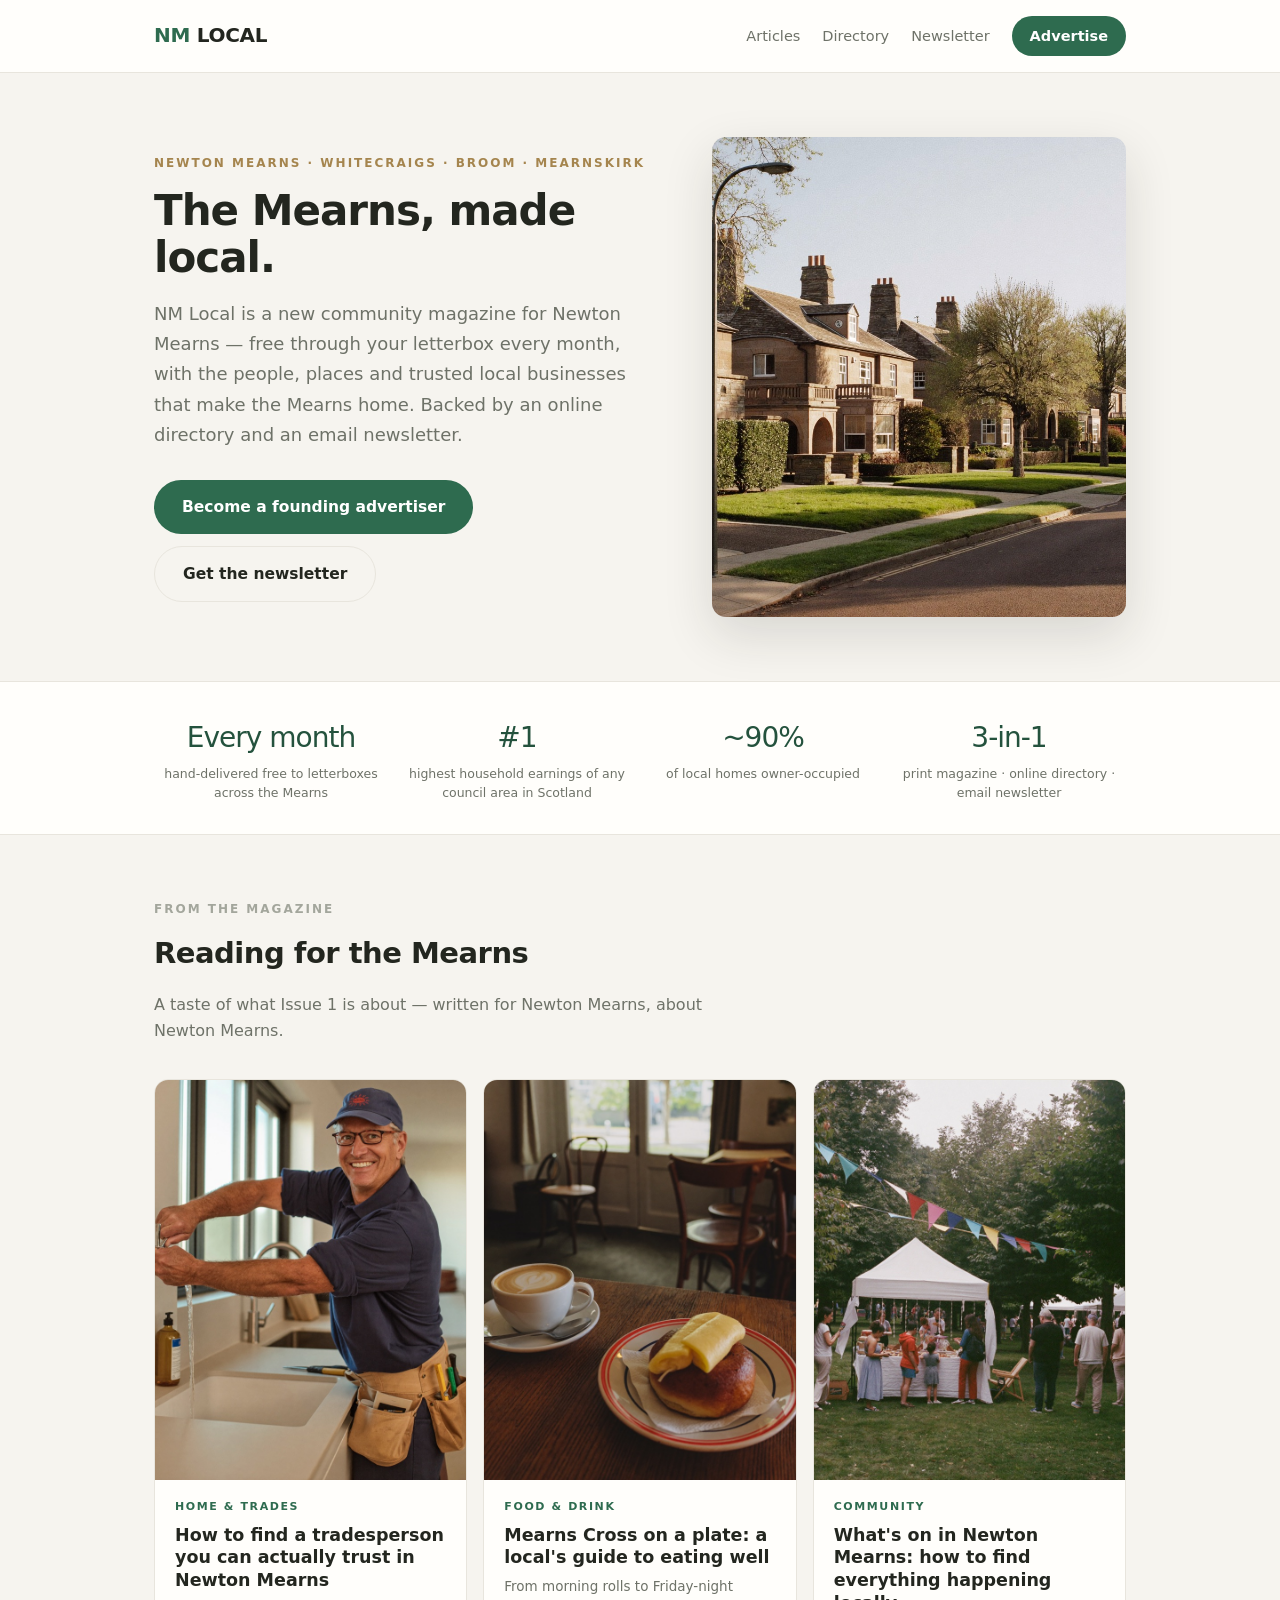
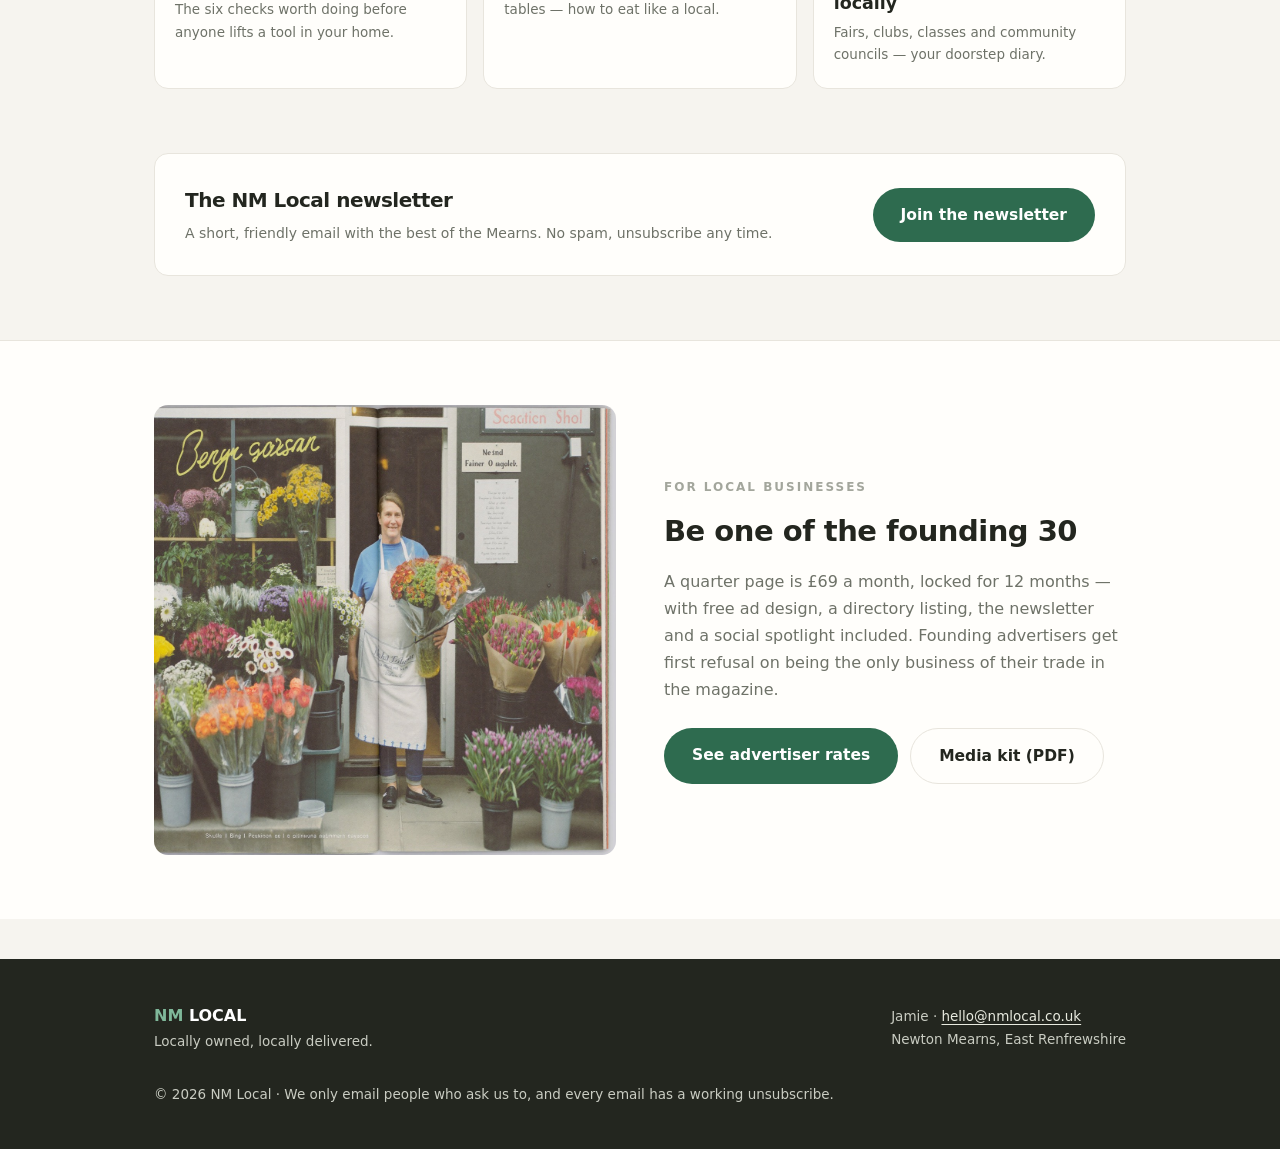
<file: index.html>
<!doctype html>
<html lang="en-GB">
<head>
<meta charset="utf-8">
<meta name="viewport" content="width=device-width, initial-scale=1">
<title>NM Local — Newton Mearns' new community magazine</title>
<meta name="description" content="NM Local is a free monthly community magazine hand-delivered to homes across Newton Mearns — local stories, trusted trades and what's on, backed by an online directory and newsletter.">
<link rel="canonical" href="https://nmlocal.co.uk/">
<meta property="og:title" content="NM Local — Newton Mearns' new community magazine">
<meta property="og:description" content="Free through your letterbox every month. Local stories, trusted trades, what's on — and founding advertiser rates locked for 12 months.">
<meta property="og:url" content="https://nmlocal.co.uk/">
<meta property="og:type" content="website">
<meta property="og:image" content="https://nmlocal.co.uk/img/hero.jpg">
<link rel="icon" href="data:image/svg+xml,%3Csvg xmlns='http://www.w3.org/2000/svg' viewBox='0 0 64 64'%3E%3Crect width='64' height='64' rx='14' fill='%232e6b4f'/%3E%3Ctext x='32' y='42' font-family='Helvetica,Arial' font-size='26' font-weight='800' fill='white' text-anchor='middle'%3ENM%3C/text%3E%3C/svg%3E">
<link rel="stylesheet" href="styles.css">
<script type="application/ld+json">
{
  "@context": "https://schema.org",
  "@graph": [
    {
      "@type": "Organization",
      "@id": "https://nmlocal.co.uk/#org",
      "name": "NM Local",
      "url": "https://nmlocal.co.uk/",
      "email": "hello@nmlocal.co.uk",
      "description": "Free monthly community magazine hand-delivered to homes across Newton Mearns, East Renfrewshire, with an online directory and email newsletter.",
      "areaServed": [
        { "@type": "Place", "name": "Newton Mearns" },
        { "@type": "Place", "name": "Whitecraigs" },
        { "@type": "Place", "name": "Broom" },
        { "@type": "Place", "name": "Mearnskirk" }
      ],
      "logo": "https://nmlocal.co.uk/img/hero.jpg"
    },
    {
      "@type": "WebSite",
      "@id": "https://nmlocal.co.uk/#site",
      "url": "https://nmlocal.co.uk/",
      "name": "NM Local",
      "publisher": { "@id": "https://nmlocal.co.uk/#org" }
    }
  ]
}
</script>
</head>
<body>

<header>
  <div class="wrap">
    <a class="wordmark" href="/"><b>NM</b> LOCAL</a>
    <nav>
      <a href="/articles/trusted-trades-newton-mearns.html">Articles</a>
      <a href="/directory.html">Directory</a>
      <a href="#newsletter">Newsletter</a>
      <a class="cta" href="/advertise.html">Advertise</a>
    </nav>
  </div>
</header>

<div class="hero">
  <div class="wrap">
    <div>
      <div class="kicker">Newton Mearns · Whitecraigs · Broom · Mearnskirk</div>
      <h1>The Mearns, made local.</h1>
      <p class="lead">NM Local is a new community magazine for Newton Mearns — free through your letterbox every
        month, with the people, places and trusted local businesses that make the Mearns home. Backed by an online
        directory and an email newsletter.</p>
      <div class="btnrow">
        <a class="btn" href="/advertise.html">Become a founding advertiser</a>
        <a class="btn ghost" href="#newsletter">Get the newsletter</a>
      </div>
    </div>
    <img class="heroimg" src="img/hero.jpg" alt="A leafy residential street in Newton Mearns on a spring morning" width="640" height="480">
  </div>
</div>

<div class="stats">
  <div class="wrap">
    <div class="stat"><b>Every month</b><span>hand-delivered free to letterboxes across the Mearns</span></div>
    <div class="stat"><b>#1</b><span>highest household earnings of any council area in Scotland</span></div>
    <div class="stat"><b>~90%</b><span>of local homes owner-occupied</span></div>
    <div class="stat"><b>3-in-1</b><span>print magazine · online directory · email newsletter</span></div>
  </div>
</div>

<section>
  <div class="wrap">
    <p class="micro">From the magazine</p>
    <h2>Reading for the Mearns</h2>
    <p class="sub" style="margin-bottom:34px">A taste of what Issue 1 is about — written for Newton Mearns, about Newton Mearns.</p>
    <div class="cards">
      <a class="cardl" href="/articles/trusted-trades-newton-mearns.html">
        <img src="img/trades.jpg" alt="A tradesman repairing a kitchen tap in a bright home" width="600" height="400">
        <div class="pad">
          <div class="k">Home &amp; trades</div>
          <h3>How to find a tradesperson you can actually trust in Newton Mearns</h3>
          <p>The six checks worth doing before anyone lifts a tool in your home.</p>
        </div>
      </a>
      <a class="cardl" href="/articles/mearns-cross-on-a-plate.html">
        <img src="img/food.jpg" alt="A flat white and morning roll on a cafe table" width="600" height="400">
        <div class="pad">
          <div class="k">Food &amp; drink</div>
          <h3>Mearns Cross on a plate: a local's guide to eating well</h3>
          <p>From morning rolls to Friday-night tables — how to eat like a local.</p>
        </div>
      </a>
      <a class="cardl" href="/articles/whats-on-newton-mearns.html">
        <img src="img/community.jpg" alt="A summer fair with bunting and stalls on a village green" width="600" height="400">
        <div class="pad">
          <div class="k">Community</div>
          <h3>What's on in Newton Mearns: how to find everything happening locally</h3>
          <p>Fairs, clubs, classes and community councils — your doorstep diary.</p>
        </div>
      </a>
    </div>
  </div>
</section>

<section id="newsletter" style="padding-top:0">
  <div class="wrap">
    <div class="panelbox newsletter">
      <div>
        <h2 style="font-size:20px;margin-bottom:4px">The NM Local newsletter</h2>
        <p style="font-size:14px;color:var(--ink-2)">A short, friendly email with the best of the Mearns. No spam, unsubscribe any time.</p>
      </div>
      <a class="btn" href="mailto:hello@nmlocal.co.uk?subject=Newsletter%20sign-up&body=Please%20add%20me%20to%20the%20NM%20Local%20newsletter.%20My%20name%20is%3A%20">Join the newsletter</a>
    </div>
  </div>
</section>

<section style="background:var(--surface); border-top:1px solid var(--hairline)">
  <div class="wrap" style="display:grid;grid-template-columns:1fr 1fr;gap:48px;align-items:center">
    <img style="border-radius:var(--radius)" src="img/florist.jpg" alt="A florist at the doorway of her shop" width="600" height="450">
    <div>
      <p class="micro">For local businesses</p>
      <h2>Be one of the founding 30</h2>
      <p class="sub">A quarter page is £69 a month, locked for 12 months — with free ad design, a directory listing,
        the newsletter and a social spotlight included. Founding advertisers get first refusal on being the only
        business of their trade in the magazine.</p>
      <div class="btnrow" style="margin-top:24px">
        <a class="btn" href="/advertise.html">See advertiser rates</a>
        <a class="btn ghost" href="/media-kit.pdf" download>Media kit (PDF)</a>
      </div>
    </div>
  </div>
</section>

<footer id="contact">
  <div class="wrap">
    <div>
      <div class="fm"><b>NM</b> LOCAL</div>
      <div>Locally owned, locally delivered.</div>
    </div>
    <div>
      Jamie · <a href="mailto:hello@nmlocal.co.uk">hello@nmlocal.co.uk</a><br>
      Newton Mearns, East Renfrewshire
    </div>
    <div>© 2026 NM Local · We only email people who ask us to, and every email has a working unsubscribe.</div>
  </div>
</footer>

</body>
</html>
</file>
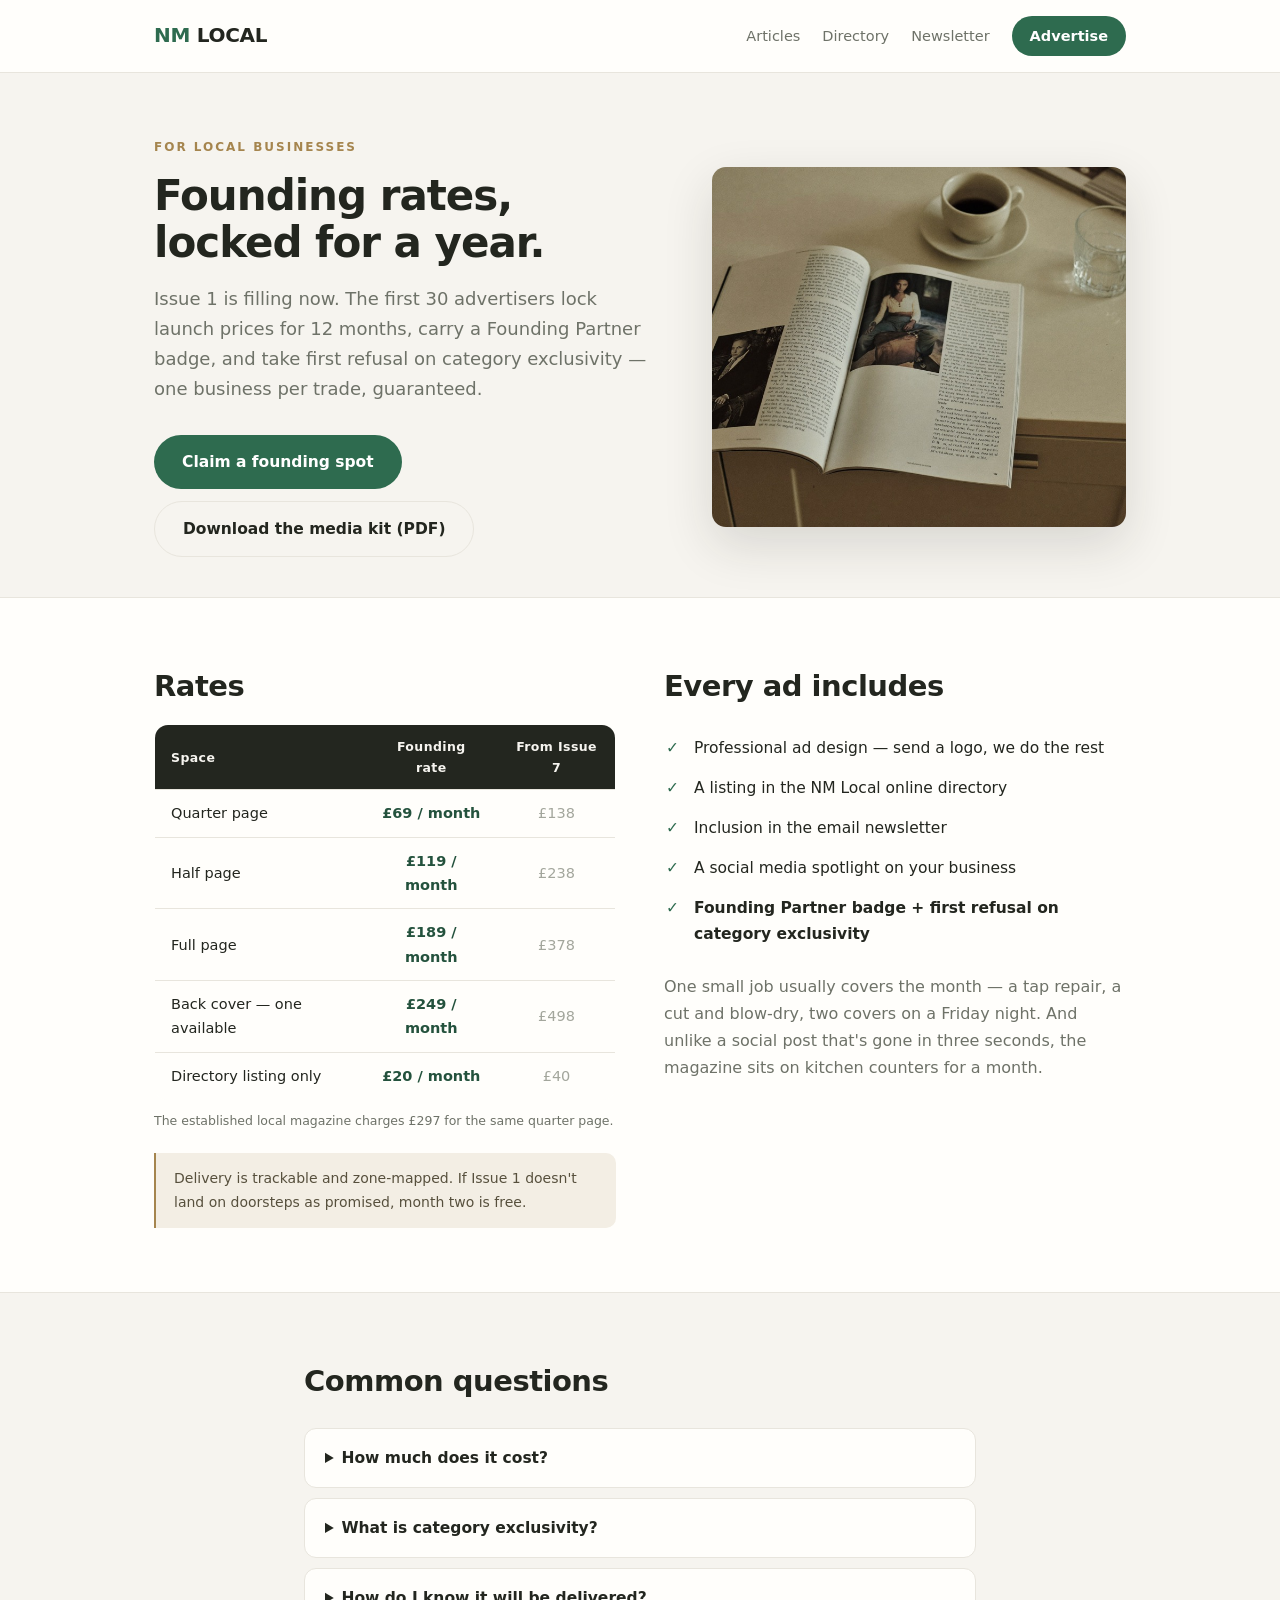
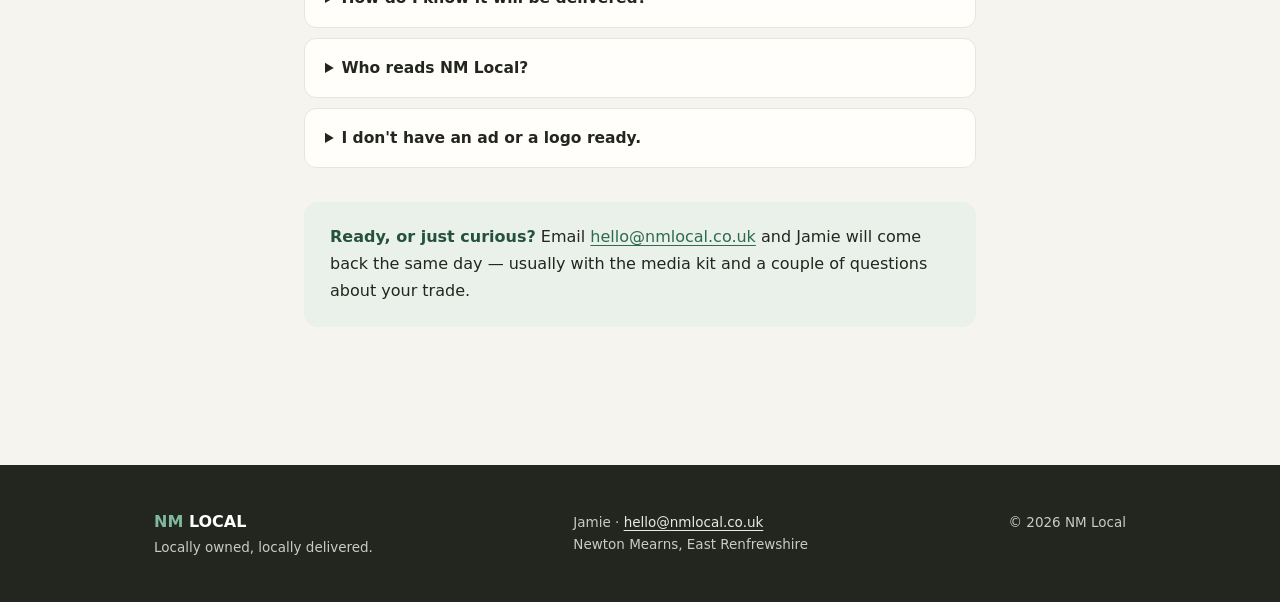
<file: advertise.html>
<!doctype html>
<html lang="en-GB">
<head>
<meta charset="utf-8">
<meta name="viewport" content="width=device-width, initial-scale=1">
<title>Advertise in NM Local — founding rates from £69/month | Newton Mearns</title>
<meta name="description" content="Reach Newton Mearns homes every month. Founding advertiser rates locked for 12 months: quarter page £69/month with free design, directory listing, newsletter and social spotlight included.">
<link rel="canonical" href="https://nmlocal.co.uk/advertise.html">
<meta property="og:title" content="Advertise in NM Local — founding rates from £69/month">
<meta property="og:description" content="First 30 advertisers lock launch rates for 12 months, with category exclusivity available — one business per trade.">
<meta property="og:url" content="https://nmlocal.co.uk/advertise.html">
<meta property="og:type" content="website">
<meta property="og:image" content="https://nmlocal.co.uk/img/florist.jpg">
<link rel="icon" href="data:image/svg+xml,%3Csvg xmlns='http://www.w3.org/2000/svg' viewBox='0 0 64 64'%3E%3Crect width='64' height='64' rx='14' fill='%232e6b4f'/%3E%3Ctext x='32' y='42' font-family='Helvetica,Arial' font-size='26' font-weight='800' fill='white' text-anchor='middle'%3ENM%3C/text%3E%3C/svg%3E">
<link rel="stylesheet" href="styles.css">
<script type="application/ld+json">
{
  "@context": "https://schema.org",
  "@graph": [
    {
      "@type": "BreadcrumbList",
      "itemListElement": [
        { "@type": "ListItem", "position": 1, "name": "Home", "item": "https://nmlocal.co.uk/" },
        { "@type": "ListItem", "position": 2, "name": "Advertise", "item": "https://nmlocal.co.uk/advertise.html" }
      ]
    },
    {
      "@type": "FAQPage",
      "mainEntity": [
        {
          "@type": "Question",
          "name": "How much does it cost to advertise in NM Local?",
          "acceptedAnswer": { "@type": "Answer", "text": "Founding rates for the first 30 advertisers: a quarter page is £69 per month, half page £119, full page £189 and the back cover £249 — all locked for 12 months. A directory-only listing is £20 per month. The established local magazine charges £297 for the same quarter page." }
        },
        {
          "@type": "Question",
          "name": "What's included with every ad?",
          "acceptedAnswer": { "@type": "Answer", "text": "Professional ad design (send a logo, we do the rest), a listing in the NM Local online directory, inclusion in the email newsletter, and a social media spotlight — all at no extra cost." }
        },
        {
          "@type": "Question",
          "name": "What is category exclusivity?",
          "acceptedAnswer": { "@type": "Answer", "text": "Founding advertisers get first refusal on being the only business of their trade in the magazine — one plumber, one hair salon, one restaurant per issue, guaranteed while they advertise continuously." }
        },
        {
          "@type": "Question",
          "name": "How do I know the magazine will actually be delivered?",
          "acceptedAnswer": { "@type": "Answer", "text": "Delivery is trackable and zone-mapped, and we'll show you the print run and delivery zones. If Issue 1 doesn't land on doorsteps as promised, month two is free." }
        },
        {
          "@type": "Question",
          "name": "Who reads NM Local?",
          "acceptedAnswer": { "@type": "Answer", "text": "NM Local is hand-delivered free to homes across Newton Mearns, Whitecraigs, Broom and Mearnskirk — the highest-earning council area in Scotland, with roughly 90% owner-occupied homes. These are households that pay for good local trades and services." }
        }
      ]
    }
  ]
}
</script>
</head>
<body>

<header>
  <div class="wrap">
    <a class="wordmark" href="/"><b>NM</b> LOCAL</a>
    <nav>
      <a href="/articles/trusted-trades-newton-mearns.html">Articles</a>
      <a href="/directory.html">Directory</a>
      <a href="/#newsletter">Newsletter</a>
      <a class="cta here" href="/advertise.html">Advertise</a>
    </nav>
  </div>
</header>

<div class="hero" style="padding-bottom:40px">
  <div class="wrap">
    <div>
      <div class="kicker">For local businesses</div>
      <h1>Founding rates, locked for a year.</h1>
      <p class="lead">Issue 1 is filling now. The first 30 advertisers lock launch prices for 12 months, carry a
        Founding Partner badge, and take first refusal on category exclusivity — one business per trade,
        guaranteed.</p>
      <div class="btnrow">
        <a class="btn" href="mailto:hello@nmlocal.co.uk?subject=Founding%20advertiser%20—%20[your%20business]&body=Hi%20Jamie%2C%0A%0AI'd%20like%20to%20grab%20a%20founding%20spot.%0A%0ABusiness%3A%20%0ATrade%3A%20%0APhone%3A%20">Claim a founding spot</a>
        <a class="btn ghost" href="/media-kit.pdf" download>Download the media kit (PDF)</a>
      </div>
    </div>
    <img class="heroimg" src="img/kitchen.jpg" alt="A community magazine on a kitchen counter beside a cup of tea" width="640" height="360" style="aspect-ratio:16/9">
  </div>
</div>

<section style="background:var(--surface); border-top:1px solid var(--hairline); border-bottom:1px solid var(--hairline)">
  <div class="wrap split">
    <div>
      <h2>Rates</h2>
      <table class="rates">
        <tr><th>Space</th><th>Founding rate</th><th>From Issue 7</th></tr>
        <tr><td>Quarter page</td><td class="f">£69 / month</td><td class="later">£138</td></tr>
        <tr><td>Half page</td><td class="f">£119 / month</td><td class="later">£238</td></tr>
        <tr><td>Full page</td><td class="f">£189 / month</td><td class="later">£378</td></tr>
        <tr><td>Back cover — one available</td><td class="f">£249 / month</td><td class="later">£498</td></tr>
        <tr><td>Directory listing only</td><td class="f">£20 / month</td><td class="later">£40</td></tr>
      </table>
      <p class="note">The established local magazine charges £297 for the same quarter page.</p>
      <div class="guarantee">Delivery is trackable and zone-mapped. If Issue 1 doesn't land on doorsteps as
        promised, month two is free.</div>
    </div>
    <div>
      <h2>Every ad includes</h2>
      <ul class="ticks">
        <li>Professional ad design — send a logo, we do the rest</li>
        <li>A listing in the NM Local online directory</li>
        <li>Inclusion in the email newsletter</li>
        <li>A social media spotlight on your business</li>
        <li><b>Founding Partner badge + first refusal on category exclusivity</b></li>
      </ul>
      <p class="sub" style="margin-top:20px">One small job usually covers the month — a tap repair, a cut and
        blow-dry, two covers on a Friday night. And unlike a social post that's gone in three seconds, the magazine
        sits on kitchen counters for a month.</p>
    </div>
  </div>
</section>

<section>
  <div class="wrap narrow">
    <h2>Common questions</h2>
    <div class="faq" style="margin-top:22px">
      <details>
        <summary>How much does it cost?</summary>
        <p>Founding rates for the first 30 advertisers: quarter page £69/month, half page £119, full page £189,
          back cover £249 — locked for 12 months. Directory-only listing £20/month.</p>
      </details>
      <details>
        <summary>What is category exclusivity?</summary>
        <p>Founding advertisers get first refusal on being the only business of their trade in the magazine —
          one plumber, one salon, one restaurant per issue, guaranteed while you advertise continuously.</p>
      </details>
      <details>
        <summary>How do I know it will be delivered?</summary>
        <p>Delivery is trackable and zone-mapped, and we'll show you the print run and zones. If Issue 1 doesn't
          land as promised, month two is free.</p>
      </details>
      <details>
        <summary>Who reads NM Local?</summary>
        <p>Homes across Newton Mearns, Whitecraigs, Broom and Mearnskirk — the highest-earning council area in
          Scotland, roughly 90% owner-occupied. Households that pay for good local trades rather than DIY.</p>
      </details>
      <details>
        <summary>I don't have an ad or a logo ready.</summary>
        <p>You don't need one. Design is free — send whatever you have (a logo, a flyer, a photo of your van) and
          we'll design the ad and send it for your approval.</p>
      </details>
    </div>
    <div class="postcta" style="margin-top:34px">
      <b>Ready, or just curious?</b> Email <a href="mailto:hello@nmlocal.co.uk">hello@nmlocal.co.uk</a> and Jamie
      will come back the same day — usually with the media kit and a couple of questions about your trade.
    </div>
  </div>
</section>

<footer>
  <div class="wrap">
    <div>
      <div class="fm"><b>NM</b> LOCAL</div>
      <div>Locally owned, locally delivered.</div>
    </div>
    <div>
      Jamie · <a href="mailto:hello@nmlocal.co.uk">hello@nmlocal.co.uk</a><br>
      Newton Mearns, East Renfrewshire
    </div>
    <div>© 2026 NM Local</div>
  </div>
</footer>

</body>
</html>
</file>
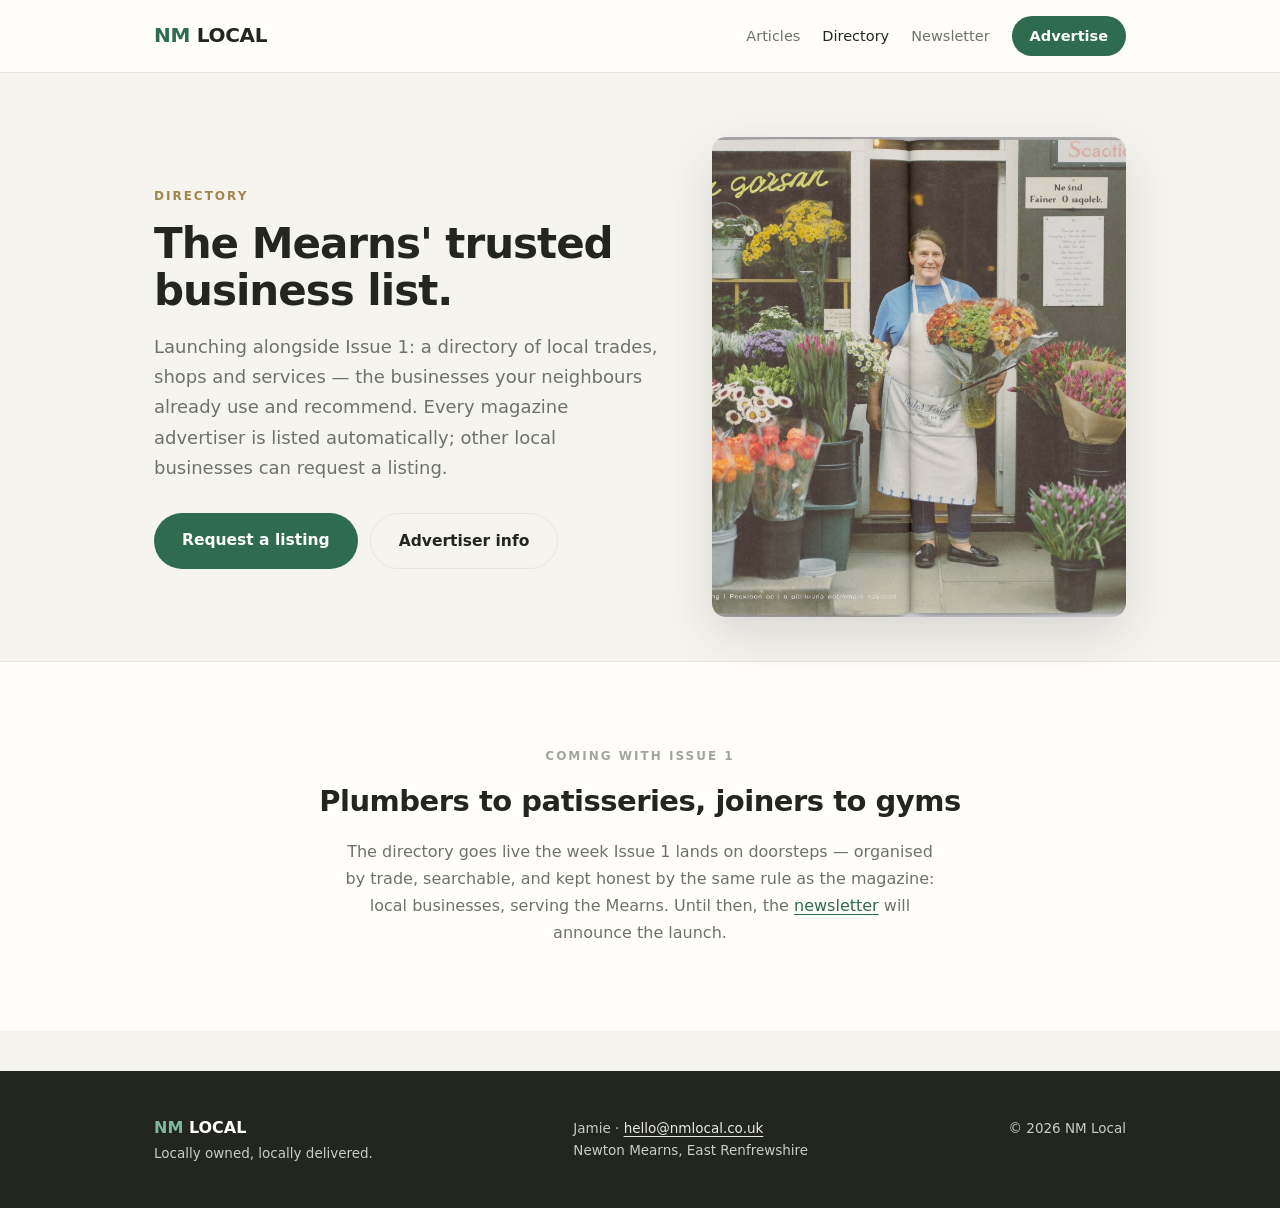
<file: directory.html>
<!doctype html>
<html lang="en-GB">
<head>
<meta charset="utf-8">
<meta name="viewport" content="width=device-width, initial-scale=1">
<title>Newton Mearns business directory | NM Local</title>
<meta name="description" content="The NM Local directory of trusted Newton Mearns businesses launches with Issue 1 — every magazine advertiser is listed automatically, and local businesses can request a listing.">
<link rel="canonical" href="https://nmlocal.co.uk/directory.html">
<meta property="og:title" content="Newton Mearns business directory | NM Local">
<meta property="og:description" content="The trusted local business directory for the Mearns — launching with Issue 1.">
<meta property="og:url" content="https://nmlocal.co.uk/directory.html">
<meta property="og:type" content="website">
<meta property="og:image" content="https://nmlocal.co.uk/img/florist.jpg">
<link rel="icon" href="data:image/svg+xml,%3Csvg xmlns='http://www.w3.org/2000/svg' viewBox='0 0 64 64'%3E%3Crect width='64' height='64' rx='14' fill='%232e6b4f'/%3E%3Ctext x='32' y='42' font-family='Helvetica,Arial' font-size='26' font-weight='800' fill='white' text-anchor='middle'%3ENM%3C/text%3E%3C/svg%3E">
<link rel="stylesheet" href="styles.css">
<script type="application/ld+json">
{
  "@context": "https://schema.org",
  "@type": "BreadcrumbList",
  "itemListElement": [
    { "@type": "ListItem", "position": 1, "name": "Home", "item": "https://nmlocal.co.uk/" },
    { "@type": "ListItem", "position": 2, "name": "Directory", "item": "https://nmlocal.co.uk/directory.html" }
  ]
}
</script>
</head>
<body>

<header>
  <div class="wrap">
    <a class="wordmark" href="/"><b>NM</b> LOCAL</a>
    <nav>
      <a href="/articles/trusted-trades-newton-mearns.html">Articles</a>
      <a class="here" href="/directory.html">Directory</a>
      <a href="/#newsletter">Newsletter</a>
      <a class="cta" href="/advertise.html">Advertise</a>
    </nav>
  </div>
</header>

<div class="hero" style="padding-bottom:44px">
  <div class="wrap">
    <div>
      <div class="kicker">Directory</div>
      <h1>The Mearns' trusted business list.</h1>
      <p class="lead">Launching alongside Issue 1: a directory of local trades, shops and services — the businesses
        your neighbours already use and recommend. Every magazine advertiser is listed automatically; other local
        businesses can request a listing.</p>
      <div class="btnrow">
        <a class="btn" href="mailto:hello@nmlocal.co.uk?subject=Directory%20listing%20request&body=Hi%20Jamie%2C%0A%0APlease%20list%20my%20business%20in%20the%20NM%20Local%20directory.%0A%0ABusiness%3A%20%0ATrade%3A%20%0APhone%3A%20%0AWebsite%3A%20">Request a listing</a>
        <a class="btn ghost" href="/advertise.html">Advertiser info</a>
      </div>
    </div>
    <img class="heroimg" src="img/florist.jpg" alt="A florist standing at the doorway of her flower shop" width="640" height="480">
  </div>
</div>

<section style="background:var(--surface); border-top:1px solid var(--hairline)">
  <div class="wrap narrow" style="text-align:center; padding:20px 24px">
    <p class="micro">Coming with Issue 1</p>
    <h2>Plumbers to patisseries, joiners to gyms</h2>
    <p class="sub" style="margin:0 auto">The directory goes live the week Issue 1 lands on doorsteps — organised by
      trade, searchable, and kept honest by the same rule as the magazine: local businesses, serving the Mearns.
      Until then, the <a href="/#newsletter">newsletter</a> will announce the launch.</p>
  </div>
</section>

<footer>
  <div class="wrap">
    <div>
      <div class="fm"><b>NM</b> LOCAL</div>
      <div>Locally owned, locally delivered.</div>
    </div>
    <div>
      Jamie · <a href="mailto:hello@nmlocal.co.uk">hello@nmlocal.co.uk</a><br>
      Newton Mearns, East Renfrewshire
    </div>
    <div>© 2026 NM Local</div>
  </div>
</footer>

</body>
</html>
</file>
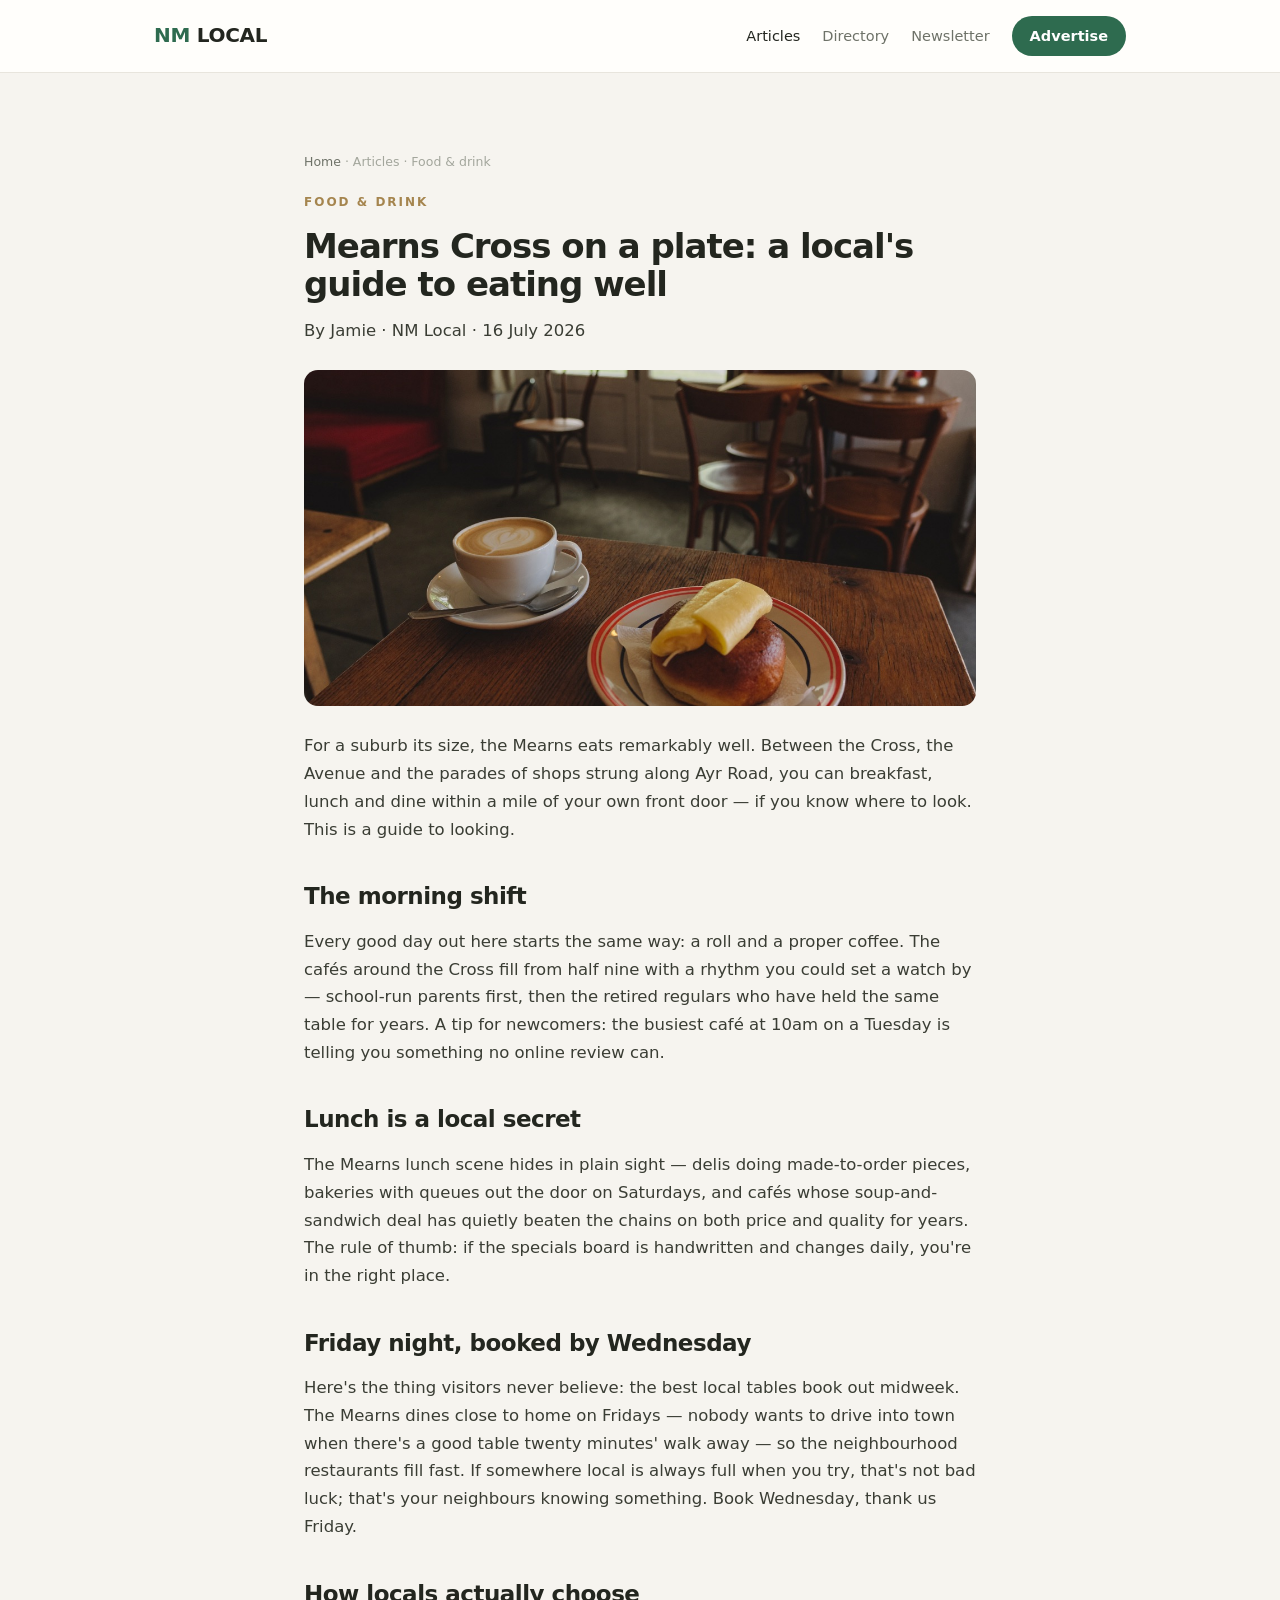
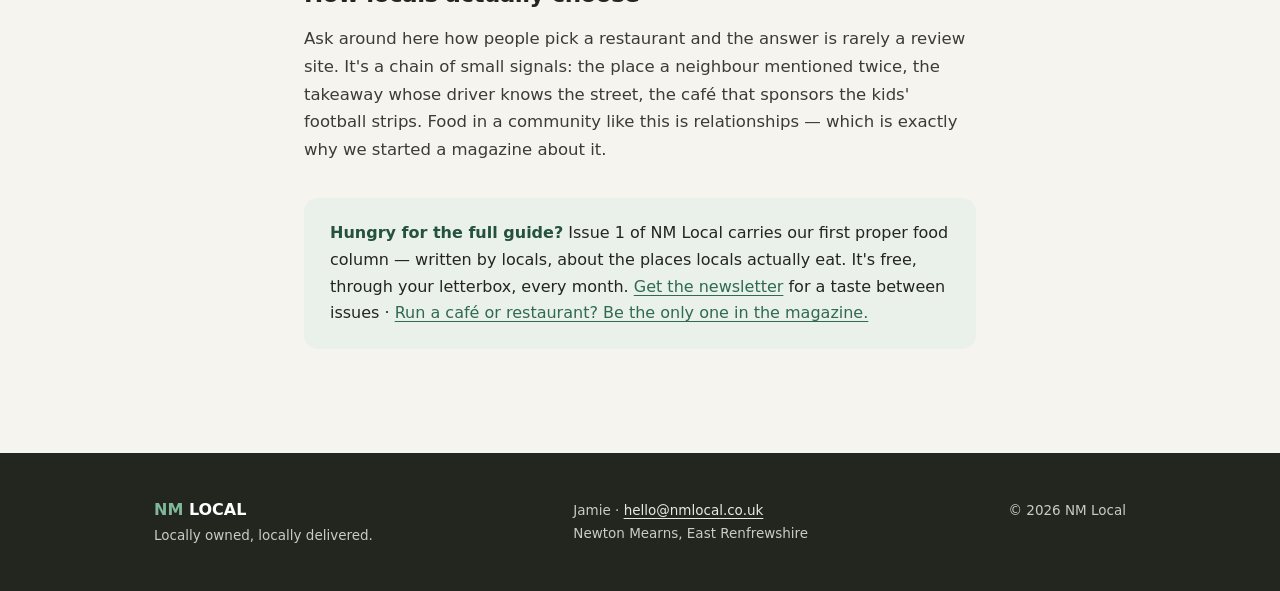
<file: articles/mearns-cross-on-a-plate.html>
<!doctype html>
<html lang="en-GB">
<head>
<meta charset="utf-8">
<meta name="viewport" content="width=device-width, initial-scale=1">
<title>Mearns Cross on a plate: a local's guide to eating well in Newton Mearns | NM Local</title>
<meta name="description" content="From morning rolls to Friday-night tables — how to eat like a local in Newton Mearns, and why the best tables are usually the ones your neighbours already know about.">
<link rel="canonical" href="https://nmlocal.co.uk/articles/mearns-cross-on-a-plate.html">
<meta property="og:title" content="Mearns Cross on a plate: a local's guide to eating well">
<meta property="og:description" content="From morning rolls to Friday-night tables — how to eat like a local in Newton Mearns.">
<meta property="og:url" content="https://nmlocal.co.uk/articles/mearns-cross-on-a-plate.html">
<meta property="og:type" content="article">
<meta property="og:image" content="https://nmlocal.co.uk/img/food.jpg">
<link rel="icon" href="data:image/svg+xml,%3Csvg xmlns='http://www.w3.org/2000/svg' viewBox='0 0 64 64'%3E%3Crect width='64' height='64' rx='14' fill='%232e6b4f'/%3E%3Ctext x='32' y='42' font-family='Helvetica,Arial' font-size='26' font-weight='800' fill='white' text-anchor='middle'%3ENM%3C/text%3E%3C/svg%3E">
<link rel="stylesheet" href="../styles.css">
<script type="application/ld+json">
{
  "@context": "https://schema.org",
  "@graph": [
    {
      "@type": "Article",
      "@id": "https://nmlocal.co.uk/articles/mearns-cross-on-a-plate.html#article",
      "headline": "Mearns Cross on a plate: a local's guide to eating well in Newton Mearns",
      "description": "From morning rolls to Friday-night tables — how to eat like a local in Newton Mearns.",
      "image": "https://nmlocal.co.uk/img/food.jpg",
      "datePublished": "2026-07-16",
      "dateModified": "2026-07-16",
      "author": { "@type": "Person", "name": "Jamie", "worksFor": { "@id": "https://nmlocal.co.uk/#org" } },
      "publisher": { "@type": "Organization", "@id": "https://nmlocal.co.uk/#org", "name": "NM Local", "url": "https://nmlocal.co.uk/" },
      "mainEntityOfPage": "https://nmlocal.co.uk/articles/mearns-cross-on-a-plate.html",
      "articleSection": "Food & drink",
      "about": [{ "@type": "Place", "name": "Newton Mearns" }]
    },
    {
      "@type": "BreadcrumbList",
      "itemListElement": [
        { "@type": "ListItem", "position": 1, "name": "Home", "item": "https://nmlocal.co.uk/" },
        { "@type": "ListItem", "position": 2, "name": "Articles", "item": "https://nmlocal.co.uk/articles/mearns-cross-on-a-plate.html" },
        { "@type": "ListItem", "position": 3, "name": "Mearns Cross on a plate" }
      ]
    }
  ]
}
</script>
</head>
<body>

<header>
  <div class="wrap">
    <a class="wordmark" href="/"><b>NM</b> LOCAL</a>
    <nav>
      <a class="here" href="/articles/mearns-cross-on-a-plate.html">Articles</a>
      <a href="/directory.html">Directory</a>
      <a href="/#newsletter">Newsletter</a>
      <a class="cta" href="/advertise.html">Advertise</a>
    </nav>
  </div>
</header>

<article class="post">
  <div class="crumbs"><a href="/">Home</a> · Articles · Food &amp; drink</div>
  <div class="kicker" style="margin-top:20px">Food &amp; drink</div>
  <h1 style="font-size:34px">Mearns Cross on a plate: a local's guide to eating well</h1>
  <p class="byline">By Jamie · NM Local · 16 July 2026</p>
  <img class="postimg" src="../img/food.jpg" alt="A flat white and a buttered morning roll on a wooden cafe table">

  <p>For a suburb its size, the Mearns eats remarkably well. Between the Cross, the Avenue and the parades of shops
  strung along Ayr Road, you can breakfast, lunch and dine within a mile of your own front door — if you know where
  to look. This is a guide to looking.</p>

  <h2>The morning shift</h2>
  <p>Every good day out here starts the same way: a roll and a proper coffee. The cafés around the Cross fill from
  half nine with a rhythm you could set a watch by — school-run parents first, then the retired regulars who have
  held the same table for years. A tip for newcomers: the busiest café at 10am on a Tuesday is telling you something
  no online review can.</p>

  <h2>Lunch is a local secret</h2>
  <p>The Mearns lunch scene hides in plain sight — delis doing made-to-order pieces, bakeries with queues out the
  door on Saturdays, and cafés whose soup-and-sandwich deal has quietly beaten the chains on both price and quality
  for years. The rule of thumb: if the specials board is handwritten and changes daily, you're in the right place.</p>

  <h2>Friday night, booked by Wednesday</h2>
  <p>Here's the thing visitors never believe: the best local tables book out midweek. The Mearns dines close to home
  on Fridays — nobody wants to drive into town when there's a good table twenty minutes' walk away — so the
  neighbourhood restaurants fill fast. If somewhere local is always full when you try, that's not bad luck; that's
  your neighbours knowing something. Book Wednesday, thank us Friday.</p>

  <h2>How locals actually choose</h2>
  <p>Ask around here how people pick a restaurant and the answer is rarely a review site. It's a chain of small
  signals: the place a neighbour mentioned twice, the takeaway whose driver knows the street, the café that sponsors
  the kids' football strips. Food in a community like this is relationships — which is exactly why we started a
  magazine about it.</p>

  <div class="postcta">
    <b>Hungry for the full guide?</b> Issue 1 of NM Local carries our first proper food column — written by locals,
    about the places locals actually eat. It's free, through your letterbox, every month.
    <a href="/#newsletter">Get the newsletter</a> for a taste between issues ·
    <a href="/advertise.html">Run a café or restaurant? Be the only one in the magazine.</a>
  </div>
</article>

<footer>
  <div class="wrap">
    <div>
      <div class="fm"><b>NM</b> LOCAL</div>
      <div>Locally owned, locally delivered.</div>
    </div>
    <div>
      Jamie · <a href="mailto:hello@nmlocal.co.uk">hello@nmlocal.co.uk</a><br>
      Newton Mearns, East Renfrewshire
    </div>
    <div>© 2026 NM Local</div>
  </div>
</footer>

</body>
</html>
</file>
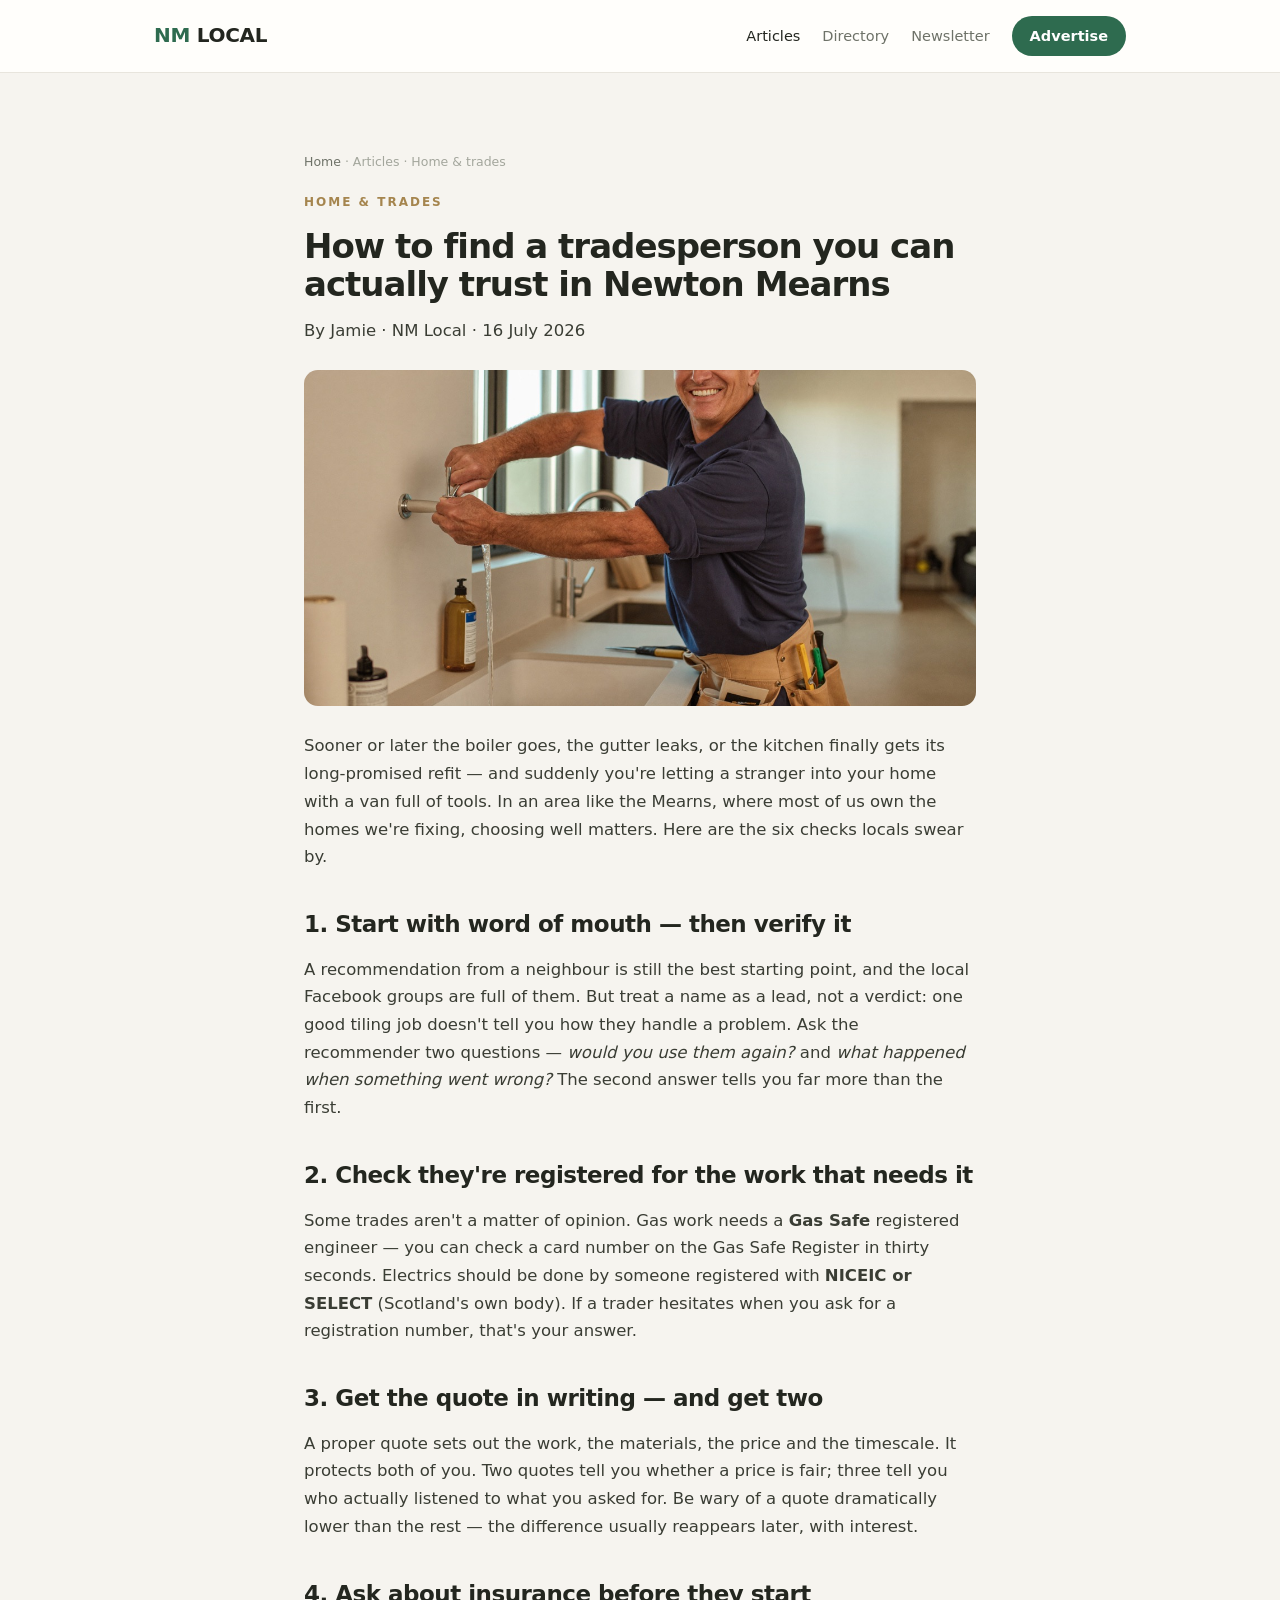
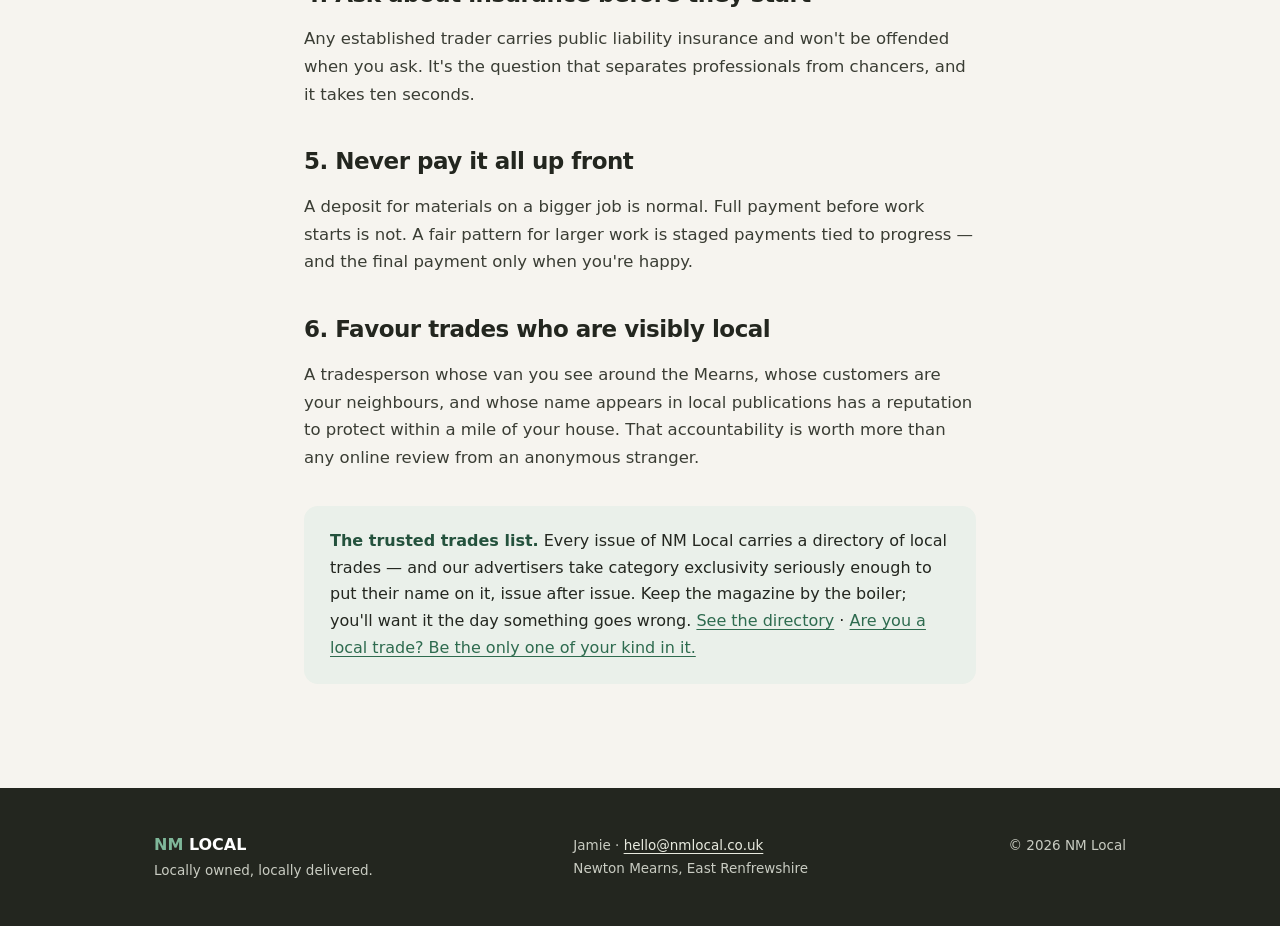
<file: articles/trusted-trades-newton-mearns.html>
<!doctype html>
<html lang="en-GB">
<head>
<meta charset="utf-8">
<meta name="viewport" content="width=device-width, initial-scale=1">
<title>How to find a tradesperson you can trust in Newton Mearns | NM Local</title>
<meta name="description" content="The six checks worth doing before any tradesperson lifts a tool in your Newton Mearns home — from word of mouth to written quotes — plus how NM Local's trusted trades directory works.">
<link rel="canonical" href="https://nmlocal.co.uk/articles/trusted-trades-newton-mearns.html">
<meta property="og:title" content="How to find a tradesperson you can trust in Newton Mearns">
<meta property="og:description" content="The six checks worth doing before anyone lifts a tool in your home.">
<meta property="og:url" content="https://nmlocal.co.uk/articles/trusted-trades-newton-mearns.html">
<meta property="og:type" content="article">
<meta property="og:image" content="https://nmlocal.co.uk/img/trades.jpg">
<link rel="icon" href="data:image/svg+xml,%3Csvg xmlns='http://www.w3.org/2000/svg' viewBox='0 0 64 64'%3E%3Crect width='64' height='64' rx='14' fill='%232e6b4f'/%3E%3Ctext x='32' y='42' font-family='Helvetica,Arial' font-size='26' font-weight='800' fill='white' text-anchor='middle'%3ENM%3C/text%3E%3C/svg%3E">
<link rel="stylesheet" href="../styles.css">
<script type="application/ld+json">
{
  "@context": "https://schema.org",
  "@graph": [
    {
      "@type": "Article",
      "@id": "https://nmlocal.co.uk/articles/trusted-trades-newton-mearns.html#article",
      "headline": "How to find a tradesperson you can actually trust in Newton Mearns",
      "description": "The six checks worth doing before any tradesperson lifts a tool in your Newton Mearns home.",
      "image": "https://nmlocal.co.uk/img/trades.jpg",
      "datePublished": "2026-07-16",
      "dateModified": "2026-07-16",
      "author": { "@type": "Person", "name": "Jamie", "worksFor": { "@id": "https://nmlocal.co.uk/#org" } },
      "publisher": {
        "@type": "Organization",
        "@id": "https://nmlocal.co.uk/#org",
        "name": "NM Local",
        "url": "https://nmlocal.co.uk/"
      },
      "mainEntityOfPage": "https://nmlocal.co.uk/articles/trusted-trades-newton-mearns.html",
      "articleSection": "Home & trades",
      "about": [{ "@type": "Place", "name": "Newton Mearns" }]
    },
    {
      "@type": "BreadcrumbList",
      "itemListElement": [
        { "@type": "ListItem", "position": 1, "name": "Home", "item": "https://nmlocal.co.uk/" },
        { "@type": "ListItem", "position": 2, "name": "Articles", "item": "https://nmlocal.co.uk/articles/trusted-trades-newton-mearns.html" },
        { "@type": "ListItem", "position": 3, "name": "How to find a tradesperson you can trust in Newton Mearns" }
      ]
    }
  ]
}
</script>
</head>
<body>

<header>
  <div class="wrap">
    <a class="wordmark" href="/"><b>NM</b> LOCAL</a>
    <nav>
      <a class="here" href="/articles/trusted-trades-newton-mearns.html">Articles</a>
      <a href="/directory.html">Directory</a>
      <a href="/#newsletter">Newsletter</a>
      <a class="cta" href="/advertise.html">Advertise</a>
    </nav>
  </div>
</header>

<article class="post">
  <div class="crumbs"><a href="/">Home</a> · Articles · Home &amp; trades</div>
  <div class="kicker" style="margin-top:20px">Home &amp; trades</div>
  <h1 style="font-size:34px">How to find a tradesperson you can actually trust in Newton Mearns</h1>
  <p class="byline">By Jamie · NM Local · 16 July 2026</p>
  <img class="postimg" src="../img/trades.jpg" alt="A tradesman repairing a kitchen tap in a bright modern home">

  <p>Sooner or later the boiler goes, the gutter leaks, or the kitchen finally gets its long-promised refit — and
  suddenly you're letting a stranger into your home with a van full of tools. In an area like the Mearns, where most
  of us own the homes we're fixing, choosing well matters. Here are the six checks locals swear by.</p>

  <h2>1. Start with word of mouth — then verify it</h2>
  <p>A recommendation from a neighbour is still the best starting point, and the local Facebook groups are full of
  them. But treat a name as a lead, not a verdict: one good tiling job doesn't tell you how they handle a problem.
  Ask the recommender two questions — <em>would you use them again?</em> and <em>what happened when something went
  wrong?</em> The second answer tells you far more than the first.</p>

  <h2>2. Check they're registered for the work that needs it</h2>
  <p>Some trades aren't a matter of opinion. Gas work needs a <strong>Gas Safe</strong> registered engineer — you can
  check a card number on the Gas Safe Register in thirty seconds. Electrics should be done by someone registered with
  <strong>NICEIC or SELECT</strong> (Scotland's own body). If a trader hesitates when you ask for a registration
  number, that's your answer.</p>

  <h2>3. Get the quote in writing — and get two</h2>
  <p>A proper quote sets out the work, the materials, the price and the timescale. It protects both of you. Two quotes
  tell you whether a price is fair; three tell you who actually listened to what you asked for. Be wary of a quote
  dramatically lower than the rest — the difference usually reappears later, with interest.</p>

  <h2>4. Ask about insurance before they start</h2>
  <p>Any established trader carries public liability insurance and won't be offended when you ask. It's the question
  that separates professionals from chancers, and it takes ten seconds.</p>

  <h2>5. Never pay it all up front</h2>
  <p>A deposit for materials on a bigger job is normal. Full payment before work starts is not. A fair pattern for
  larger work is staged payments tied to progress — and the final payment only when you're happy.</p>

  <h2>6. Favour trades who are visibly local</h2>
  <p>A tradesperson whose van you see around the Mearns, whose customers are your neighbours, and whose name appears
  in local publications has a reputation to protect within a mile of your house. That accountability is worth more
  than any online review from an anonymous stranger.</p>

  <div class="postcta">
    <b>The trusted trades list.</b> Every issue of NM Local carries a directory of local trades — and our advertisers
    take category exclusivity seriously enough to put their name on it, issue after issue. Keep the magazine by the
    boiler; you'll want it the day something goes wrong. <a href="/directory.html">See the directory</a> ·
    <a href="/advertise.html">Are you a local trade? Be the only one of your kind in it.</a>
  </div>
</article>

<footer>
  <div class="wrap">
    <div>
      <div class="fm"><b>NM</b> LOCAL</div>
      <div>Locally owned, locally delivered.</div>
    </div>
    <div>
      Jamie · <a href="mailto:hello@nmlocal.co.uk">hello@nmlocal.co.uk</a><br>
      Newton Mearns, East Renfrewshire
    </div>
    <div>© 2026 NM Local</div>
  </div>
</footer>

</body>
</html>
</file>
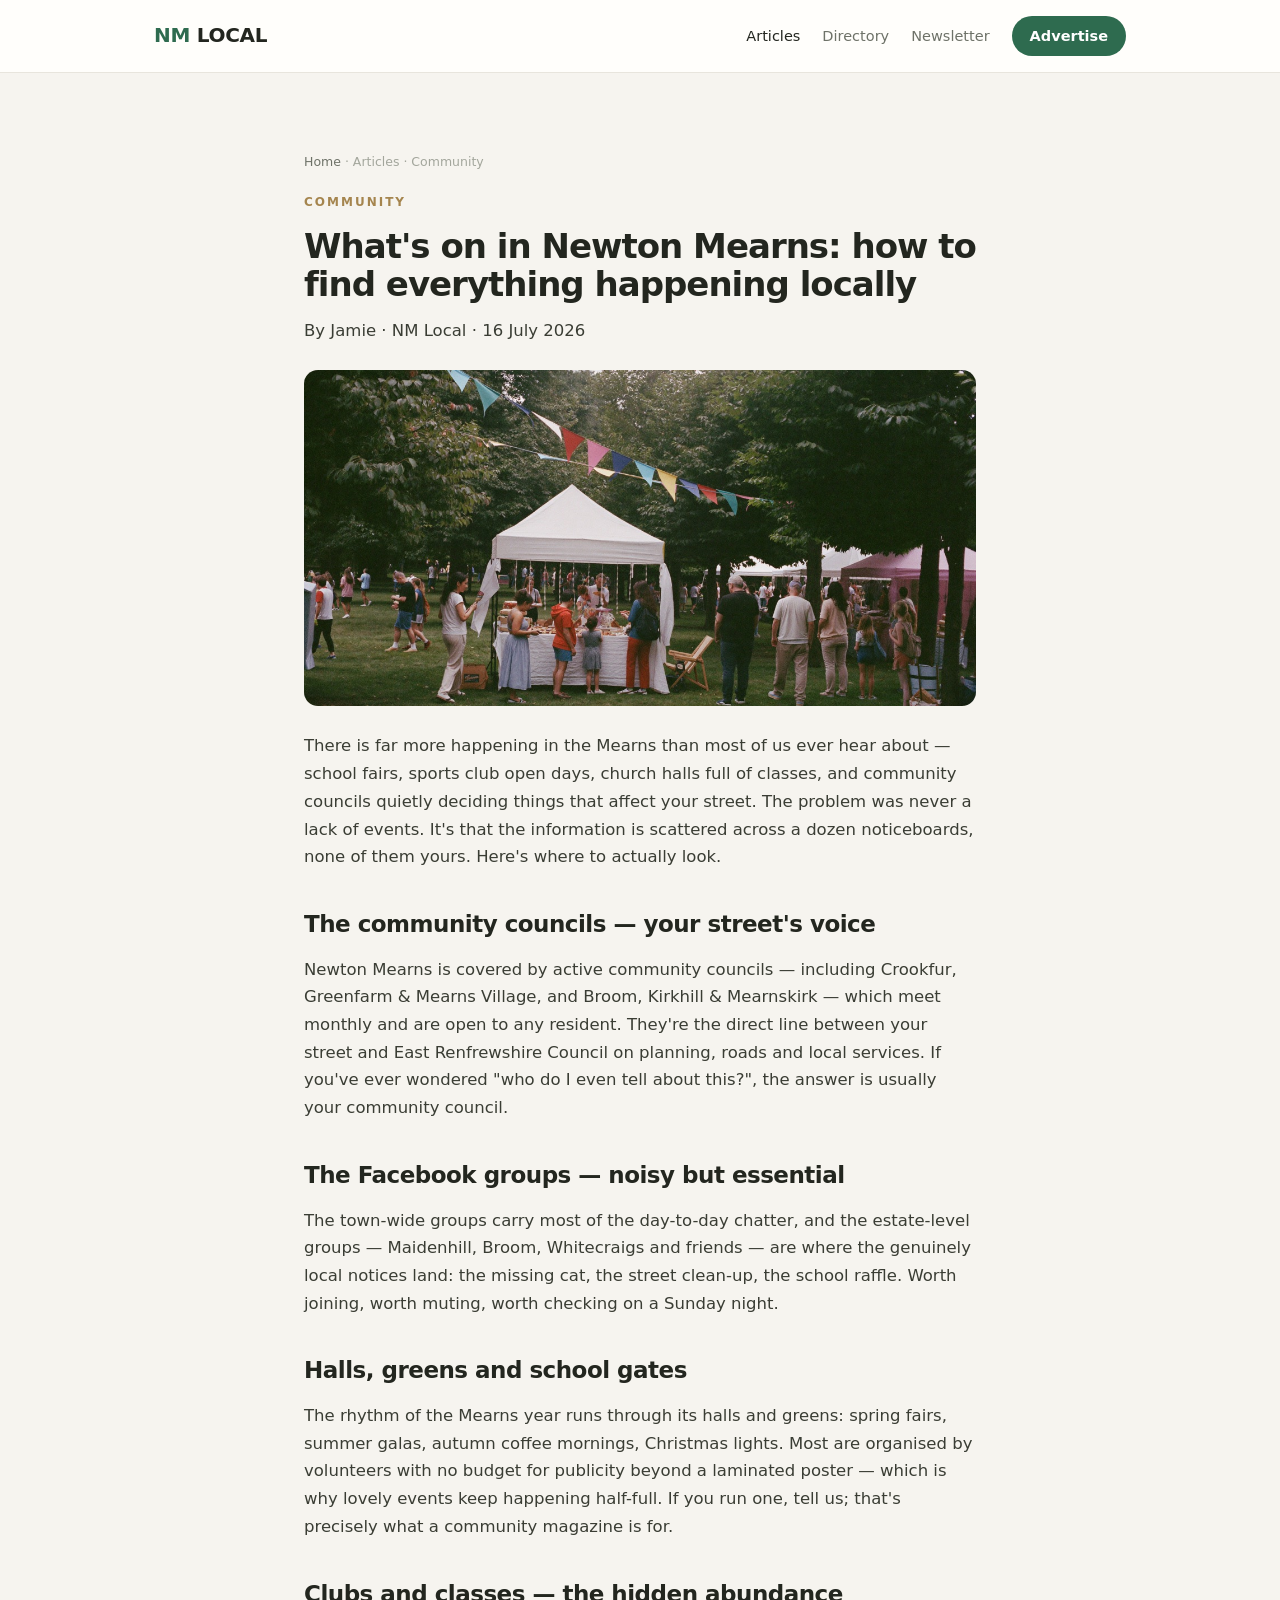
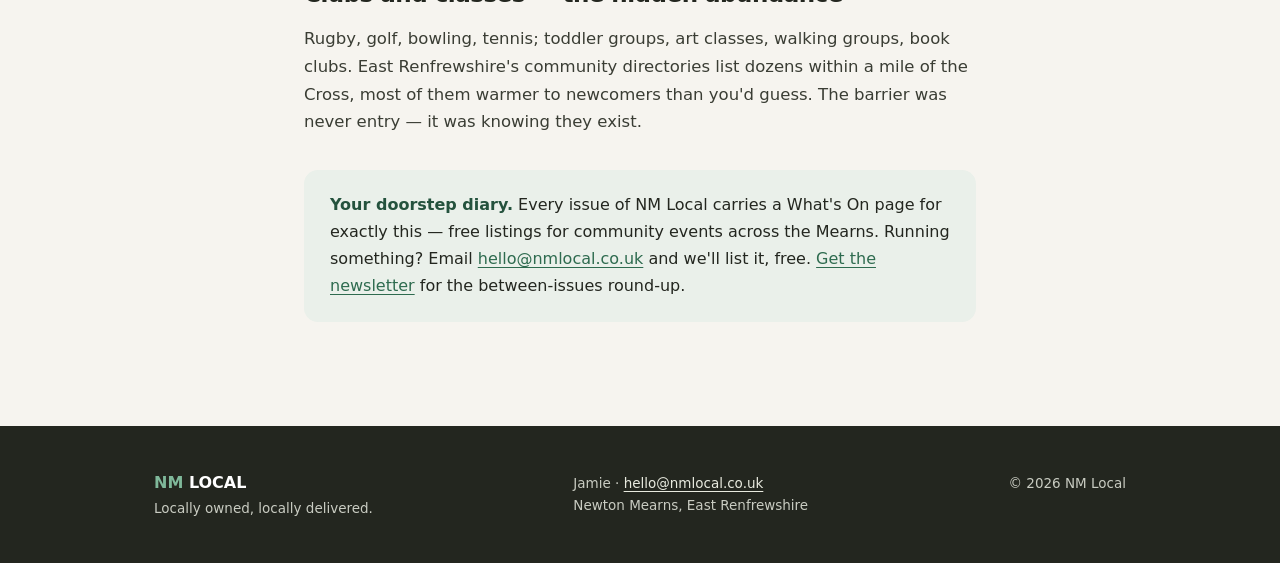
<file: articles/whats-on-newton-mearns.html>
<!doctype html>
<html lang="en-GB">
<head>
<meta charset="utf-8">
<meta name="viewport" content="width=device-width, initial-scale=1">
<title>What's on in Newton Mearns: how to find everything happening locally | NM Local</title>
<meta name="description" content="Fairs, clubs, classes and community councils — where to find what's actually happening in Newton Mearns, from the community hub to the neighbourhood Facebook groups.">
<link rel="canonical" href="https://nmlocal.co.uk/articles/whats-on-newton-mearns.html">
<meta property="og:title" content="What's on in Newton Mearns: how to find everything happening locally">
<meta property="og:description" content="Fairs, clubs, classes and community councils — your doorstep diary.">
<meta property="og:url" content="https://nmlocal.co.uk/articles/whats-on-newton-mearns.html">
<meta property="og:type" content="article">
<meta property="og:image" content="https://nmlocal.co.uk/img/community.jpg">
<link rel="icon" href="data:image/svg+xml,%3Csvg xmlns='http://www.w3.org/2000/svg' viewBox='0 0 64 64'%3E%3Crect width='64' height='64' rx='14' fill='%232e6b4f'/%3E%3Ctext x='32' y='42' font-family='Helvetica,Arial' font-size='26' font-weight='800' fill='white' text-anchor='middle'%3ENM%3C/text%3E%3C/svg%3E">
<link rel="stylesheet" href="../styles.css">
<script type="application/ld+json">
{
  "@context": "https://schema.org",
  "@graph": [
    {
      "@type": "Article",
      "@id": "https://nmlocal.co.uk/articles/whats-on-newton-mearns.html#article",
      "headline": "What's on in Newton Mearns: how to find everything happening locally",
      "description": "Fairs, clubs, classes and community councils — where to find what's actually happening in Newton Mearns.",
      "image": "https://nmlocal.co.uk/img/community.jpg",
      "datePublished": "2026-07-16",
      "dateModified": "2026-07-16",
      "author": { "@type": "Person", "name": "Jamie", "worksFor": { "@id": "https://nmlocal.co.uk/#org" } },
      "publisher": { "@type": "Organization", "@id": "https://nmlocal.co.uk/#org", "name": "NM Local", "url": "https://nmlocal.co.uk/" },
      "mainEntityOfPage": "https://nmlocal.co.uk/articles/whats-on-newton-mearns.html",
      "articleSection": "Community",
      "about": [{ "@type": "Place", "name": "Newton Mearns" }]
    },
    {
      "@type": "BreadcrumbList",
      "itemListElement": [
        { "@type": "ListItem", "position": 1, "name": "Home", "item": "https://nmlocal.co.uk/" },
        { "@type": "ListItem", "position": 2, "name": "Articles", "item": "https://nmlocal.co.uk/articles/whats-on-newton-mearns.html" },
        { "@type": "ListItem", "position": 3, "name": "What's on in Newton Mearns" }
      ]
    }
  ]
}
</script>
</head>
<body>

<header>
  <div class="wrap">
    <a class="wordmark" href="/"><b>NM</b> LOCAL</a>
    <nav>
      <a class="here" href="/articles/whats-on-newton-mearns.html">Articles</a>
      <a href="/directory.html">Directory</a>
      <a href="/#newsletter">Newsletter</a>
      <a class="cta" href="/advertise.html">Advertise</a>
    </nav>
  </div>
</header>

<article class="post">
  <div class="crumbs"><a href="/">Home</a> · Articles · Community</div>
  <div class="kicker" style="margin-top:20px">Community</div>
  <h1 style="font-size:34px">What's on in Newton Mearns: how to find everything happening locally</h1>
  <p class="byline">By Jamie · NM Local · 16 July 2026</p>
  <img class="postimg" src="../img/community.jpg" alt="A summer fair with bunting and stalls on a village green">

  <p>There is far more happening in the Mearns than most of us ever hear about — school fairs, sports club open days,
  church halls full of classes, and community councils quietly deciding things that affect your street. The problem
  was never a lack of events. It's that the information is scattered across a dozen noticeboards, none of them
  yours. Here's where to actually look.</p>

  <h2>The community councils — your street's voice</h2>
  <p>Newton Mearns is covered by active community councils — including Crookfur, Greenfarm &amp; Mearns Village, and
  Broom, Kirkhill &amp; Mearnskirk — which meet monthly and are open to any resident. They're the direct line between
  your street and East Renfrewshire Council on planning, roads and local services. If you've ever wondered "who do I
  even tell about this?", the answer is usually your community council.</p>

  <h2>The Facebook groups — noisy but essential</h2>
  <p>The town-wide groups carry most of the day-to-day chatter, and the estate-level groups — Maidenhill, Broom,
  Whitecraigs and friends — are where the genuinely local notices land: the missing cat, the street clean-up, the
  school raffle. Worth joining, worth muting, worth checking on a Sunday night.</p>

  <h2>Halls, greens and school gates</h2>
  <p>The rhythm of the Mearns year runs through its halls and greens: spring fairs, summer galas, autumn coffee
  mornings, Christmas lights. Most are organised by volunteers with no budget for publicity beyond a laminated poster
  — which is why lovely events keep happening half-full. If you run one, tell us; that's precisely what a community
  magazine is for.</p>

  <h2>Clubs and classes — the hidden abundance</h2>
  <p>Rugby, golf, bowling, tennis; toddler groups, art classes, walking groups, book clubs. East Renfrewshire's
  community directories list dozens within a mile of the Cross, most of them warmer to newcomers than you'd guess.
  The barrier was never entry — it was knowing they exist.</p>

  <div class="postcta">
    <b>Your doorstep diary.</b> Every issue of NM Local carries a What's On page for exactly this — free listings for
    community events across the Mearns. Running something? Email
    <a href="mailto:hello@nmlocal.co.uk?subject=What's%20on%20listing">hello@nmlocal.co.uk</a> and we'll list it,
    free. <a href="/#newsletter">Get the newsletter</a> for the between-issues round-up.
  </div>
</article>

<footer>
  <div class="wrap">
    <div>
      <div class="fm"><b>NM</b> LOCAL</div>
      <div>Locally owned, locally delivered.</div>
    </div>
    <div>
      Jamie · <a href="mailto:hello@nmlocal.co.uk">hello@nmlocal.co.uk</a><br>
      Newton Mearns, East Renfrewshire
    </div>
    <div>© 2026 NM Local</div>
  </div>
</footer>

</body>
</html>
</file>
<file: styles.css>
/* NM Local — shared styles. Scandinavian system: warm paper, ink, one forest accent. */
:root {
  --paper:#f6f4ef; --surface:#fffefb; --ink:#23261f; --ink-2:#6e7268; --ink-3:#a3a69c;
  --accent:#2e6b4f; --accent-deep:#24523d; --accent-tint:#eaf0ea;
  --linen:#f3eee4; --clay:#a5854e; --hairline:#e8e5dd; --radius:14px;
}
* { box-sizing:border-box; margin:0 }
html { scroll-behavior:smooth }
body { font-family:-apple-system,system-ui,"Segoe UI",sans-serif; background:var(--paper); color:var(--ink);
       font-size:16px; line-height:1.68 }
a { color:var(--accent); text-underline-offset:3px; text-decoration-thickness:1px }
img { max-width:100%; display:block }
.wrap { max-width:1020px; margin:0 auto; padding:0 24px }
.narrow { max-width:720px }

header { background:var(--surface); border-bottom:1px solid var(--hairline); position:sticky; top:0; z-index:10 }
header .wrap { display:flex; align-items:center; gap:26px; padding-top:16px; padding-bottom:16px }
.wordmark { font-size:20px; font-weight:800; letter-spacing:-.3px; text-decoration:none; color:var(--ink) }
.wordmark b { color:var(--accent) }
nav { margin-left:auto; display:flex; gap:22px; font-size:14.5px; align-items:center }
nav a { text-decoration:none; color:var(--ink-2) }
nav a:hover, nav a.here { color:var(--ink) }
nav a.cta { color:#fff; background:var(--accent); padding:8px 18px; border-radius:999px; font-weight:600 }
nav a.cta:hover { background:var(--accent-deep) }

.kicker { font-size:12px; letter-spacing:2px; text-transform:uppercase; color:var(--clay); font-weight:700; margin-bottom:14px }
h1 { font-size:42px; line-height:1.12; letter-spacing:-1px; font-weight:750 }
h2 { font-size:29px; letter-spacing:-.5px; font-weight:720; margin-bottom:14px }
.micro { font-size:12px; letter-spacing:2px; text-transform:uppercase; color:var(--ink-3); font-weight:700; margin-bottom:10px }
.sub { color:var(--ink-2); max-width:38em }
section { padding:64px 0 }
.btn { display:inline-block; background:var(--accent); color:#fff; text-decoration:none; font-weight:650;
       padding:14px 28px; border-radius:999px; font-size:15.5px; border:none; cursor:pointer }
.btn:hover { background:var(--accent-deep) }
.btn.ghost { background:transparent; color:var(--ink); border:1px solid var(--hairline) }
.btn.ghost:hover { border-color:var(--ink-3); background:var(--surface) }
.btnrow { display:flex; gap:12px; flex-wrap:wrap }

.hero { padding:64px 0 }
.hero .wrap { display:grid; grid-template-columns:1.1fr .9fr; gap:52px; align-items:center }
.hero p.lead { font-size:18px; color:var(--ink-2); margin:18px 0 30px; max-width:32em }
.heroimg { border-radius:var(--radius); box-shadow:0 18px 50px rgba(35,38,31,.14); object-fit:cover; width:100%; aspect-ratio:4/3 }

.stats { background:var(--surface); border-top:1px solid var(--hairline); border-bottom:1px solid var(--hairline) }
.stats .wrap { display:grid; grid-template-columns:repeat(4,1fr); gap:12px; padding-top:32px; padding-bottom:32px; text-align:center }
.stat b { display:block; font-size:28px; font-weight:350; letter-spacing:-1px; color:var(--accent-deep) }
.stat span { font-size:12.5px; color:var(--ink-2); line-height:1.45; display:block; margin-top:4px }

.cards { display:grid; grid-template-columns:repeat(3,1fr); gap:16px }
.cardl { background:var(--surface); border:1px solid var(--hairline); border-radius:var(--radius); overflow:hidden;
         text-decoration:none; color:var(--ink); display:block; transition:transform .12s }
.cardl:hover { transform:translateY(-2px) }
.cardl img { aspect-ratio:3/2; object-fit:cover; width:100% }
.cardl .pad { padding:18px 20px 22px }
.cardl .k { font-size:11px; letter-spacing:1.6px; text-transform:uppercase; color:var(--accent); font-weight:700 }
.cardl h3 { font-size:17.5px; margin:7px 0 6px; line-height:1.3 }
.cardl p { font-size:13.5px; color:var(--ink-2) }

table.rates { width:100%; border-collapse:collapse; background:var(--surface); border:1px solid var(--hairline);
              border-radius:var(--radius); overflow:hidden; font-size:14.5px }
table.rates th { background:var(--ink); color:var(--paper); text-align:left; font-size:12.5px; letter-spacing:.4px;
                 padding:11px 16px; font-weight:600 }
table.rates th:not(:first-child), table.rates td:not(:first-child) { text-align:center }
table.rates td { padding:11px 16px; border-top:1px solid var(--hairline) }
table.rates td.f { color:var(--accent-deep); font-weight:700 }
table.rates td.later { color:var(--ink-3) }
ul.ticks { list-style:none; padding:0; margin:18px 0 }
ul.ticks li { padding:7px 0 7px 30px; position:relative; font-size:15.5px }
ul.ticks li::before { content:"✓"; position:absolute; left:2px; color:var(--accent); font-weight:700 }
.guarantee { background:var(--linen); border-left:2px solid var(--clay); border-radius:0 10px 10px 0;
             padding:14px 18px; font-size:14px; color:#57503d; margin-top:22px }
.split { display:grid; grid-template-columns:1fr 1fr; gap:48px; align-items:start }
.note { font-size:12.5px; color:var(--ink-2); margin-top:10px }

.panelbox { background:var(--surface); border:1px solid var(--hairline); border-radius:var(--radius); padding:30px }
.newsletter { display:flex; gap:20px; align-items:center; flex-wrap:wrap; justify-content:space-between }

article.post { max-width:720px; margin:0 auto; padding:56px 24px 30px }
article.post .postimg { border-radius:var(--radius); aspect-ratio:2/1; object-fit:cover; width:100%; margin:26px 0 }
article.post p, article.post li { font-size:16.5px; color:#3a3d34; margin-bottom:18px }
article.post h2 { font-size:23px; margin:34px 0 12px }
article.post ul, article.post ol { padding-left:24px; margin-bottom:18px }
article.post li { margin-bottom:8px }
.byline { color:var(--ink-2); font-size:13.5px; margin-top:14px }
.crumbs { font-size:12.5px; color:var(--ink-3); padding:22px 0 0 }
.crumbs a { color:var(--ink-2); text-decoration:none }
.postcta { background:var(--accent-tint); border-radius:var(--radius); padding:22px 26px; margin:34px 0 }
.postcta b { color:var(--accent-deep) }

.faq details { background:var(--surface); border:1px solid var(--hairline); border-radius:12px; padding:16px 20px; margin-bottom:10px }
.faq summary { cursor:pointer; font-weight:650; font-size:15.5px }
.faq details[open] summary { margin-bottom:8px }
.faq p { font-size:14.5px; color:var(--ink-2) }

footer { background:var(--ink); color:#c9ccc2; padding:44px 0; font-size:13.5px; margin-top:40px }
footer .wrap { display:flex; gap:30px; flex-wrap:wrap; justify-content:space-between; align-items:baseline }
footer a { color:#e8eadf }
footer .fm { font-weight:800; font-size:16px; color:#fff }
footer .fm b { color:#7fb89a }

@media (max-width:820px) {
  .hero .wrap, .split { grid-template-columns:1fr }
  .stats .wrap { grid-template-columns:repeat(2,1fr); row-gap:22px }
  .cards { grid-template-columns:1fr }
  h1 { font-size:33px }
  nav a:not(.cta) { display:none }
}
</file>
